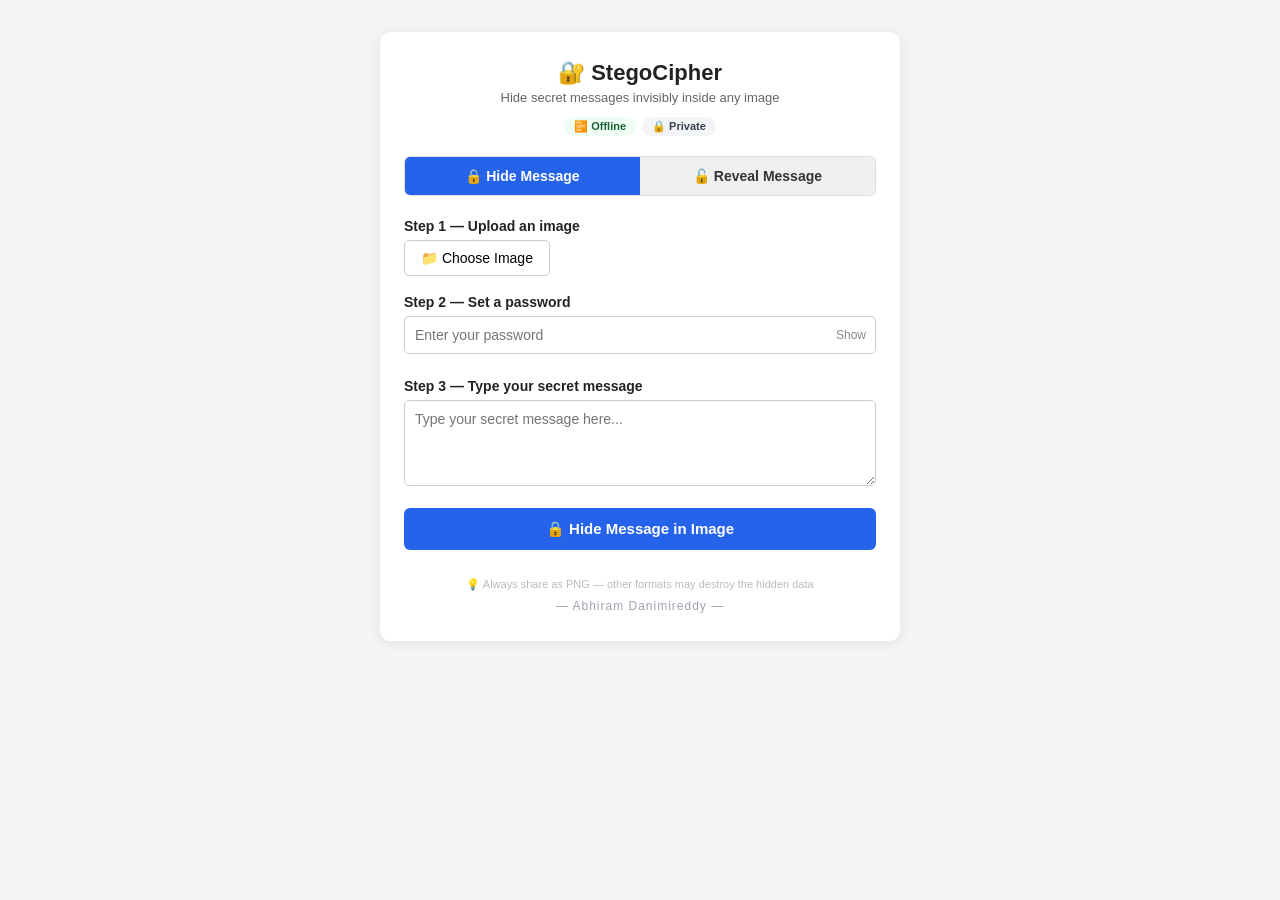
<file: docs/index.html>
<!DOCTYPE html>
<html lang="en">
<head>
  <meta charset="UTF-8" />
  <meta name="viewport" content="width=device-width, initial-scale=1.0" />
  <title>StegoCipher — Secret Message Hider</title>
  <link rel="stylesheet" href="style.css" />
</head>
<body>
<div class="container">
  <canvas id="canvas"></canvas>
  <input type="file" id="file-input" accept="image/*" style="display:none" />

  <!-- Header -->
  <h2>🔐 StegoCipher</h2>
  <p class="subtitle">Hide secret messages invisibly inside any image</p>

  <div class="badges">
    <span class="badge badge-green">📴 Offline</span>
    <span class="badge badge-gray">🔒 Private</span>
  </div>

  <!-- Tabs -->
  <div class="tabs">
    <button class="tab active" id="tab-encode" onclick="switchTab('encode')">🔒 Hide Message</button>
    <button class="tab"        id="tab-decode" onclick="switchTab('decode')">🔓 Reveal Message</button>
  </div>

  <!-- Step 1 — Image -->
  <div class="step-block">
    <label class="step-label">Step 1 — Upload an image</label>
    <button class="upload-btn" onclick="document.getElementById('file-input').click()">📁 Choose Image</button>
    <span class="file-name" id="file-name"></span>
  </div>

  <img id="preview-img" alt="Uploaded image" />

  <!-- Step 2 — Password -->
  <div class="step-block">
    <label class="step-label" id="pass-label">Step 2 — Set a password</label>
    <div class="pass-wrap">
      <input type="password" id="password" placeholder="Enter your password"
        oninput="onPasswordChange()" />
      <button class="show-btn" onclick="togglePassword()">Show</button>
    </div>
    <div class="strength-row">
      <span id="strength-label" style="font-weight:bold"></span>
    </div>
  </div>

  <!-- Step 3 — Message (encode only) -->
  <div class="step-block" id="message-block">
    <label class="step-label">Step 3 — Type your secret message</label>
    <textarea id="message" rows="4" placeholder="Type your secret message here..."
      oninput="onMessageChange()"></textarea>
    <div class="char-count" id="char-count"></div>
  </div>

  <!-- Action button -->
  <button class="action-btn" id="action-btn" onclick="handleAction()">
    🔒 Hide Message in Image
  </button>

  <!-- Output areas -->
  <div id="encode-result" style="display:none"></div>
  <div id="decode-result" style="display:none"></div>
  <div id="error-box"     style="display:none" class="error-box"></div>

  <!-- Footer -->
  <div class="footer">
    <p class="footer-tip">💡 Always share as PNG — other formats may destroy the hidden data</p>
    <p class="signature">— Abhiram Danimireddy —</p>
  </div>
</div>

<script src="script.js"></script>
</body>
</html>
</file>
<file: docs/style.css>
* { box-sizing: border-box; margin: 0; padding: 0; }

body {
  font-family: Arial, sans-serif;
  background: #f4f4f4;
  color: #222;
  min-height: 100vh;
  padding: 32px 16px;
}

.container {
  max-width: 520px;
  margin: 0 auto;
  background: white;
  border-radius: 10px;
  padding: 28px 24px;
  box-shadow: 0 2px 12px rgba(0,0,0,0.08);
}

h2 {
  text-align: center;
  font-size: 22px;
  margin-bottom: 4px;
}

.subtitle {
  text-align: center;
  color: #666;
  font-size: 13px;
  margin-bottom: 12px;
}

.badges {
  display: flex;
  gap: 6px;
  justify-content: center;
  flex-wrap: wrap;
  margin-bottom: 20px;
}

.badge {
  font-size: 11px;
  padding: 3px 10px;
  border-radius: 20px;
  font-weight: bold;
}

.badge-blue  { background: #eff6ff; color: #1e40af; }
.badge-green { background: #f0fdf4; color: #166534; }
.badge-gray  { background: #f3f4f6; color: #374151; }

.tabs {
  display: flex;
  border: 1px solid #ddd;
  border-radius: 6px;
  overflow: hidden;
  margin-bottom: 22px;
}

.tab {
  flex: 1;
  padding: 11px;
  border: none;
  cursor: pointer;
  font-weight: bold;
  font-size: 14px;
  background: #f0f0f0;
  color: #333;
  transition: all 0.2s;
}

.tab.active {
  background: #2563eb;
  color: white;
}

.step-label {
  display: block;
  font-weight: bold;
  margin-bottom: 6px;
  font-size: 14px;
}

.step-block { margin-bottom: 18px; }

input[type="text"],
input[type="password"],
textarea {
  width: 100%;
  padding: 10px;
  font-size: 14px;
  border: 1px solid #ccc;
  border-radius: 5px;
  font-family: Arial, sans-serif;
}

textarea { resize: vertical; }

.pass-wrap { position: relative; }
.pass-wrap input { padding-right: 60px; }

.show-btn {
  position: absolute;
  right: 10px;
  top: 50%;
  transform: translateY(-50%);
  border: none;
  background: none;
  cursor: pointer;
  font-size: 12px;
  color: #888;
}

.strength-row {
  display: flex;
  justify-content: space-between;
  align-items: center;
  margin-top: 6px;
  font-size: 12px;
}

.char-count {
  font-size: 11px;
  color: #aaa;
  text-align: right;
  margin-top: 4px;
}

.upload-btn {
  padding: 9px 16px;
  border: 1px solid #ccc;
  border-radius: 5px;
  background: white;
  cursor: pointer;
  font-size: 14px;
}

.file-name {
  margin-left: 10px;
  font-size: 13px;
  color: #555;
}

#preview-img {
  width: 100%;
  max-height: 160px;
  object-fit: contain;
  border-radius: 6px;
  border: 1px solid #ddd;
  margin-bottom: 18px;
  display: none;
}

.action-btn {
  width: 100%;
  padding: 12px;
  font-size: 15px;
  font-weight: bold;
  border: none;
  border-radius: 6px;
  cursor: pointer;
  background: #2563eb;
  color: white;
  transition: background 0.2s;
}

.action-btn:disabled {
  background: #93c5fd;
  cursor: not-allowed;
}

.result-box {
  margin-top: 20px;
  padding: 16px;
  border-radius: 6px;
}

.result-box.success    { background: #f0fdf4; border: 1px solid #86efac; }
.result-box.warning    { background: #fffbeb; border: 1px solid #fcd34d; }
.result-box.decode-ok  { background: #eff6ff; border: 1px solid #93c5fd; }

.result-title          { font-weight: bold; margin-bottom: 10px; }
.result-title.green    { color: #166534; }
.result-title.blue     { color: #1e40af; }
.result-title.amber    { color: #92400e; }

.message-box {
  background: white;
  border: 1px solid #ddd;
  border-radius: 4px;
  padding: 12px;
  font-size: 14px;
  white-space: pre-wrap;
  word-break: break-word;
  line-height: 1.7;
}

.warn-detail {
  font-size: 12px;
  color: #92400e;
  background: #fef3c7;
  padding: 8px 10px;
  border-radius: 4px;
  line-height: 1.6;
  margin-bottom: 10px;
}

.download-link {
  display: inline-block;
  padding: 9px 22px;
  background: #16a34a;
  color: white;
  border-radius: 5px;
  text-decoration: none;
  font-weight: bold;
  font-size: 14px;
}

.decode-meta {
  font-size: 11px;
  color: #888;
  margin-top: 8px;
}

.error-box {
  margin-top: 14px;
  padding: 10px 14px;
  background: #fef2f2;
  border: 1px solid #fca5a5;
  border-radius: 5px;
  color: #b91c1c;
  font-size: 13px;
}

.footer {
  margin-top: 28px;
  text-align: center;
}

.footer-tip  { font-size: 11px; color: #bbb; margin-bottom: 8px; }
.signature   { font-size: 12px; color: #9ca3af; letter-spacing: 1px; }

canvas { display: none; }
</file>
